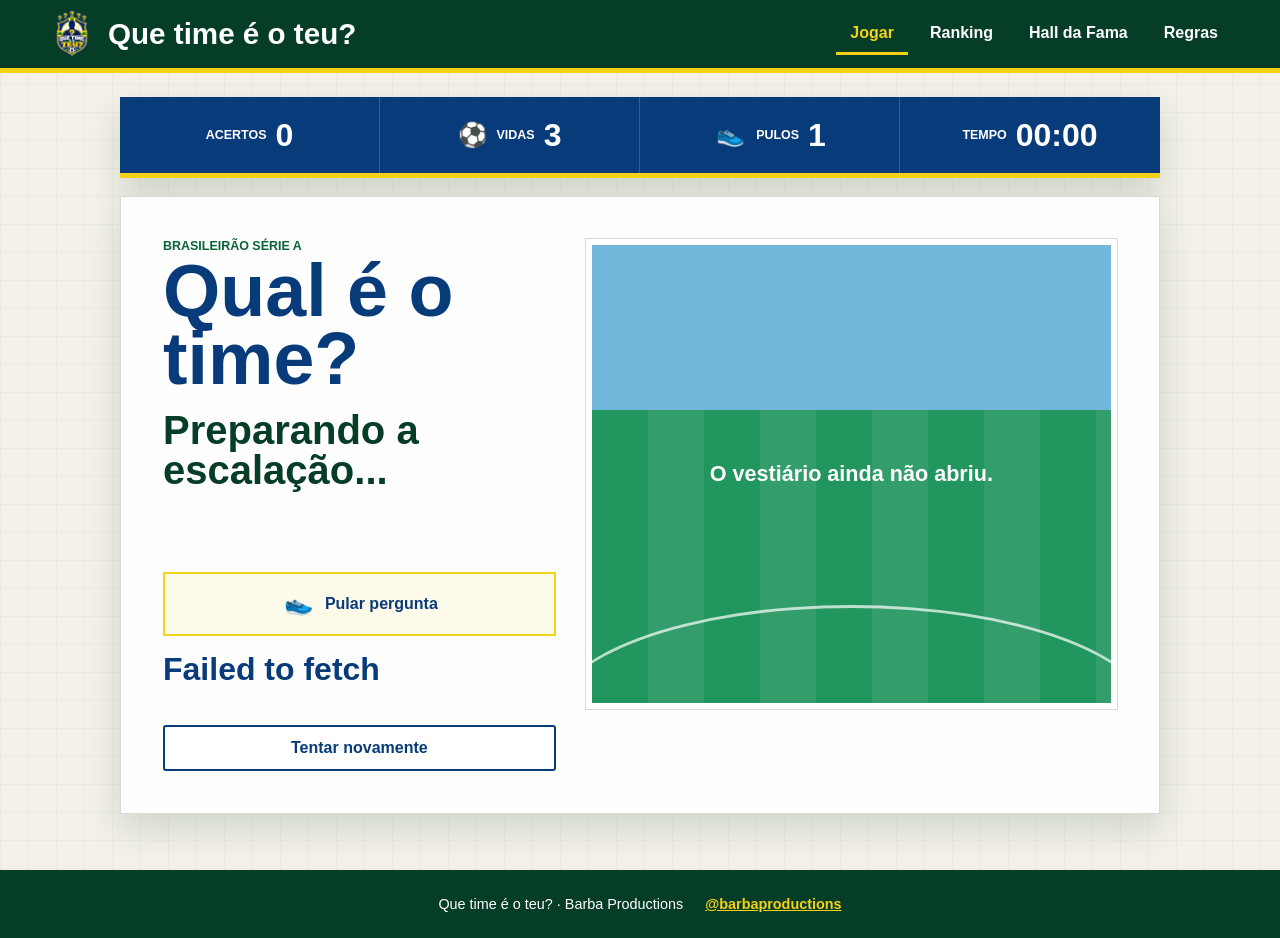
<file: web/index.html>
<!doctype html>
<html lang="pt-BR">
<head>
  <meta charset="utf-8">
  <meta name="viewport" content="width=device-width, initial-scale=1">
  <meta name="theme-color" content="#0b6338">
  <meta name="description" content="Descubra o time dos jogadores do Brasileirão Série A usando foto, nome, camisa e posição. Você tem três vidas e um pulo.">
  <meta http-equiv="Content-Security-Policy" content="default-src 'self'; img-src 'self' https://southamerica-east1-quemeojogado.cloudfunctions.net http://127.0.0.1:5001 data:; connect-src 'self' https://southamerica-east1-quemeojogado.cloudfunctions.net http://127.0.0.1:5001; style-src 'self' https://fonts.googleapis.com; font-src https://fonts.gstatic.com; script-src 'self'; base-uri 'self'; form-action 'self'">
  <title>Que time é o teu? | Quiz de jogadores do Brasileirão</title>
  <link rel="canonical" href="https://quetimeteu.barbaproductions.com/">
  <link rel="icon" href="favicon.ico" sizes="any">
  <link rel="icon" type="image/png" sizes="32x32" href="favicon-32x32.png">
  <link rel="icon" type="image/png" sizes="16x16" href="favicon-16x16.png">
  <link rel="apple-touch-icon" sizes="180x180" href="apple-touch-icon.png">
  <link rel="manifest" href="manifest.webmanifest">
  <link rel="preconnect" href="https://fonts.googleapis.com">
  <link rel="preconnect" href="https://fonts.gstatic.com" crossorigin>
  <link href="https://fonts.googleapis.com/css2?family=Barlow+Condensed:wght@600;700;800&family=Source+Sans+3:wght@400;600;700&display=swap" rel="stylesheet">
  <link rel="stylesheet" href="css/style.css">
</head>
<body>
  <header class="topbar">
    <a class="brand" href="index.html" aria-label="Que time é o teu? - Jogar">
      <img src="assets/QTT_logo.png" alt="Que time é o teu?">
      <span>Que time é o teu?</span>
    </a>
    <button class="menu-button" id="menu-button" type="button" aria-label="Abrir menu" aria-expanded="false">☰</button>
    <nav id="site-nav" aria-label="Navegação principal">
      <a class="active" href="index.html">Jogar</a>
      <a href="ranking.html">Ranking</a>
      <a href="hall-of-fame.html">Hall da Fama</a>
      <a href="regras.html">Regras</a>
    </nav>
  </header>

  <main class="game-shell">
    <section class="score-strip" aria-label="Placar da partida">
      <div><span class="score-label">Acertos</span><strong id="score">0</strong></div>
      <div class="resource-counter"><span class="resource-icon" aria-hidden="true">⚽</span><span class="score-label">Vidas</span><strong id="lives">3</strong></div>
      <div class="resource-counter"><span class="boot-icon" aria-hidden="true">👟</span><span class="score-label">Pulos</span><strong id="skips">1</strong></div>
      <div><span class="score-label">Tempo</span><strong id="timer">00:00</strong></div>
    </section>

    <section class="game-panel" aria-live="polite">
      <div class="question-block">
        <p class="eyebrow">Brasileirão Série A</p>
        <h1>Qual é o time?</h1>
        <p class="player-name-clue" id="player-name-clue">Preparando a escalação...</p>
        <p class="clue" id="clue"></p>
      </div>

      <div class="player-stage">
        <div class="pitch-lines" aria-hidden="true"></div>
        <img id="player-image" alt="Foto do jogador" hidden>
        <div class="loading-player" id="loading-player" role="status">Entrando em campo...</div>
      </div>

      <div class="options" id="options" aria-label="Alternativas"></div>
      <button class="skip-button" id="skip-button" type="button"><span class="boot-icon" aria-hidden="true">👟</span>Pular pergunta</button>
      <p class="status-message" id="status-message" role="status"></p>
      <button class="button button-secondary" id="retry-button" type="button" hidden>Tentar novamente</button>
    </section>

    <section class="game-over" id="game-over" hidden>
      <p class="eyebrow">Fim de jogo</p>
      <h2>Sua sequência: <span id="final-score">0</span></h2>
      <p>Tempo total: <strong id="final-time">00:00</strong></p>
      <form id="score-form">
        <label for="player-name">Seu nome no Ranking dos "especialistas"</label>
        <div class="submit-row">
          <input id="player-name" name="name" maxlength="24" autocomplete="nickname" placeholder="Seu nome" required>
          <button class="button button-primary" type="submit">Enviar resultado</button>
        </div>
      </form>
      <p class="form-status" id="submit-status" role="status"></p>
      <div class="end-actions">
        <button class="button button-secondary" id="share-button" type="button">Compartilhar</button>
        <button class="button button-primary" id="new-game-button" type="button">Jogar de novo</button>
      </div>
    </section>
  </main>

  <footer>
    <span>Que time é o teu? · Barba Productions</span>
    <a href="https://www.instagram.com/barba.productions/" target="_blank" rel="noopener noreferrer">@barbaproductions</a>
  </footer>

  <script type="module" src="js/game.js?v=10"></script>
</body>
</html>
</file>
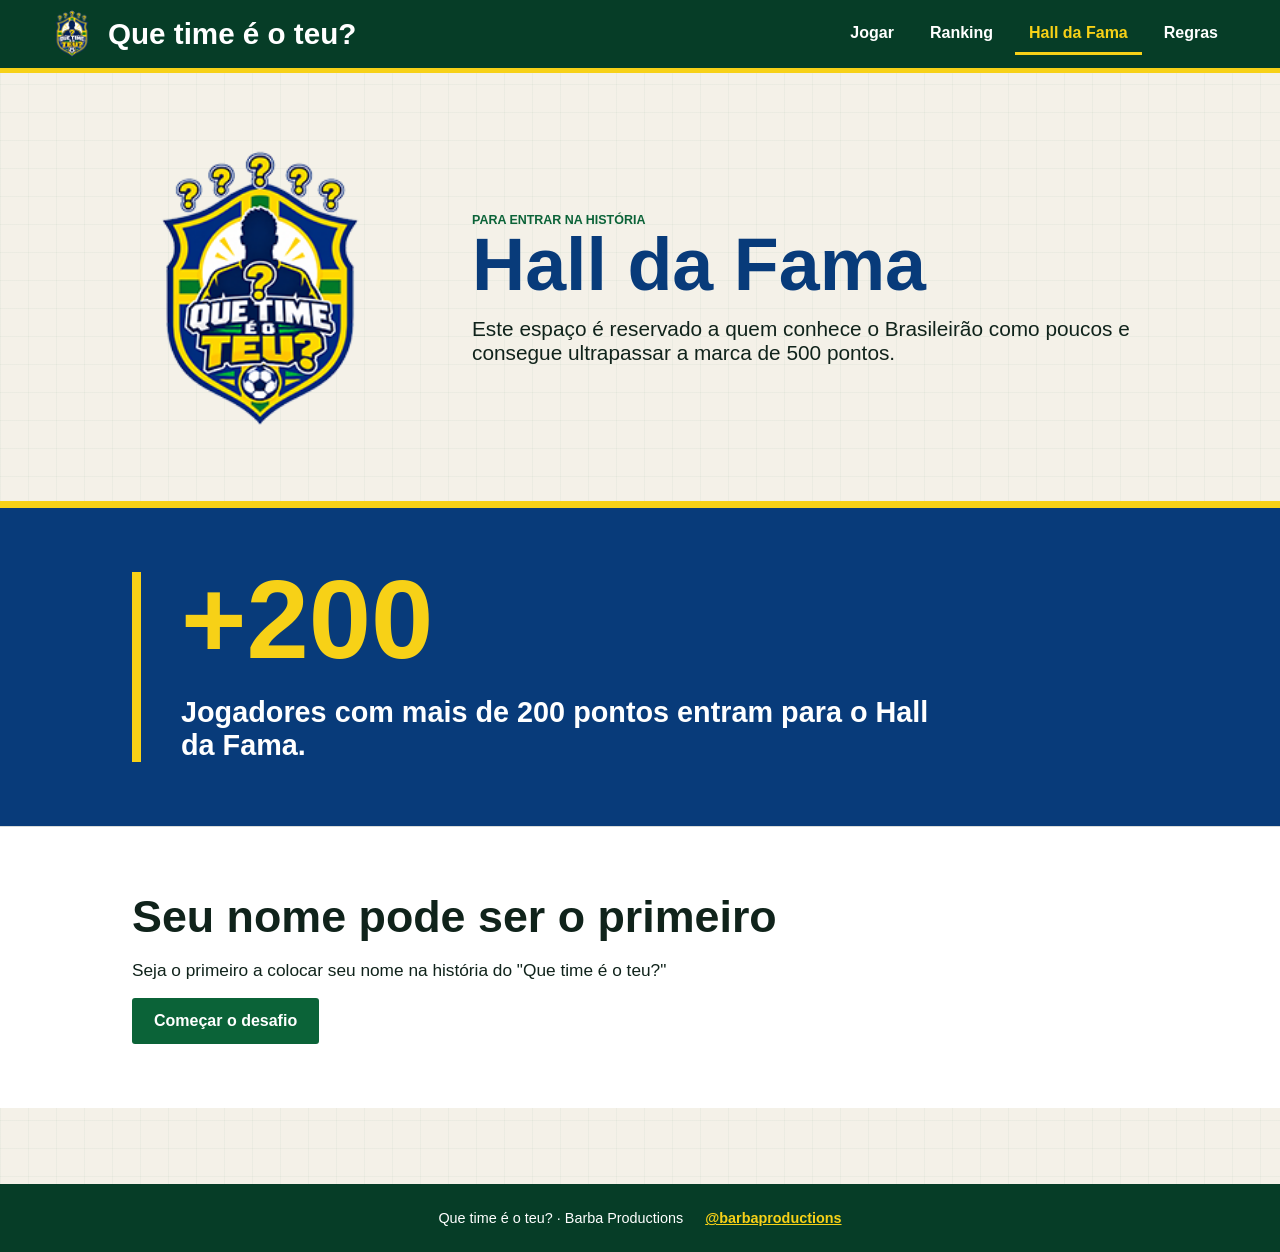
<file: web/hall-of-fame.html>
<!doctype html>
<html lang="pt-BR">
<head>
  <meta charset="utf-8">
  <meta name="viewport" content="width=device-width, initial-scale=1">
  <meta name="theme-color" content="#0b6338">
  <meta name="description" content="Conheça o Hall da Fama do Que time é o teu?, reservado aos especialistas que ultrapassam 500 pontos no quiz do Brasileirão.">
  <meta http-equiv="Content-Security-Policy" content="default-src 'self'; style-src 'self' https://fonts.googleapis.com; font-src https://fonts.gstatic.com; script-src 'self'; img-src 'self'; base-uri 'self'">
  <title>Hall da Fama | Que time é o teu?</title>
  <link rel="canonical" href="https://quetimeteu.barbaproductions.com/hall-of-fame.html">
  <link rel="icon" href="favicon.ico" sizes="any">
  <link rel="icon" type="image/png" sizes="32x32" href="favicon-32x32.png">
  <link rel="icon" type="image/png" sizes="16x16" href="favicon-16x16.png">
  <link rel="apple-touch-icon" sizes="180x180" href="apple-touch-icon.png">
  <link rel="manifest" href="manifest.webmanifest">
  <link rel="preconnect" href="https://fonts.googleapis.com">
  <link rel="preconnect" href="https://fonts.gstatic.com" crossorigin>
  <link href="https://fonts.googleapis.com/css2?family=Barlow+Condensed:wght@600;700;800&family=Source+Sans+3:wght@400;600;700&display=swap" rel="stylesheet">
  <link rel="stylesheet" href="css/style.css">
</head>
<body>
  <header class="topbar">
    <a class="brand" href="index.html"><img src="assets/QTT_logo.png" alt="Que time é o teu?"><span>Que time é o teu?</span></a>
    <button class="menu-button" id="menu-button" type="button" aria-label="Abrir menu" aria-expanded="false">☰</button>
    <nav id="site-nav" aria-label="Navegação principal">
      <a href="index.html">Jogar</a>
      <a href="ranking.html">Ranking</a>
      <a class="active" href="hall-of-fame.html">Hall da Fama</a>
      <a href="regras.html">Regras</a>
    </nav>
  </header>

  <main class="content-shell">
    <header class="page-hero">
      <img src="assets/QTT_logo.png" alt="Logo Que time é o teu?">
      <div>
        <p class="eyebrow">Para entrar na história</p>
        <h1>Hall da Fama</h1>
        <p class="lead">Este espaço é reservado a quem conhece o Brasileirão como poucos e consegue ultrapassar a marca de 500 pontos.</p>
      </div>
    </header>

    <section class="content-band alt">
      <div class="fame-callout">
        <strong>+200</strong>
        <p>Jogadores com mais de 200 pontos entram para o Hall da Fama.</p>
      </div>
    </section>

    <section class="content-band">
      <h2>Seu nome pode ser o primeiro</h2>
      <p>Seja o primeiro a colocar seu nome na história do "Que time é o teu?"</p>
      <a class="button button-primary" href="index.html">Começar o desafio</a>
    </section>
  </main>

  <footer><span>Que time é o teu? · Barba Productions</span><a href="https://www.instagram.com/barba.productions/" target="_blank" rel="noopener noreferrer">@barbaproductions</a></footer>
  <script type="module" src="js/site.js"></script>
</body>
</html>
</file>
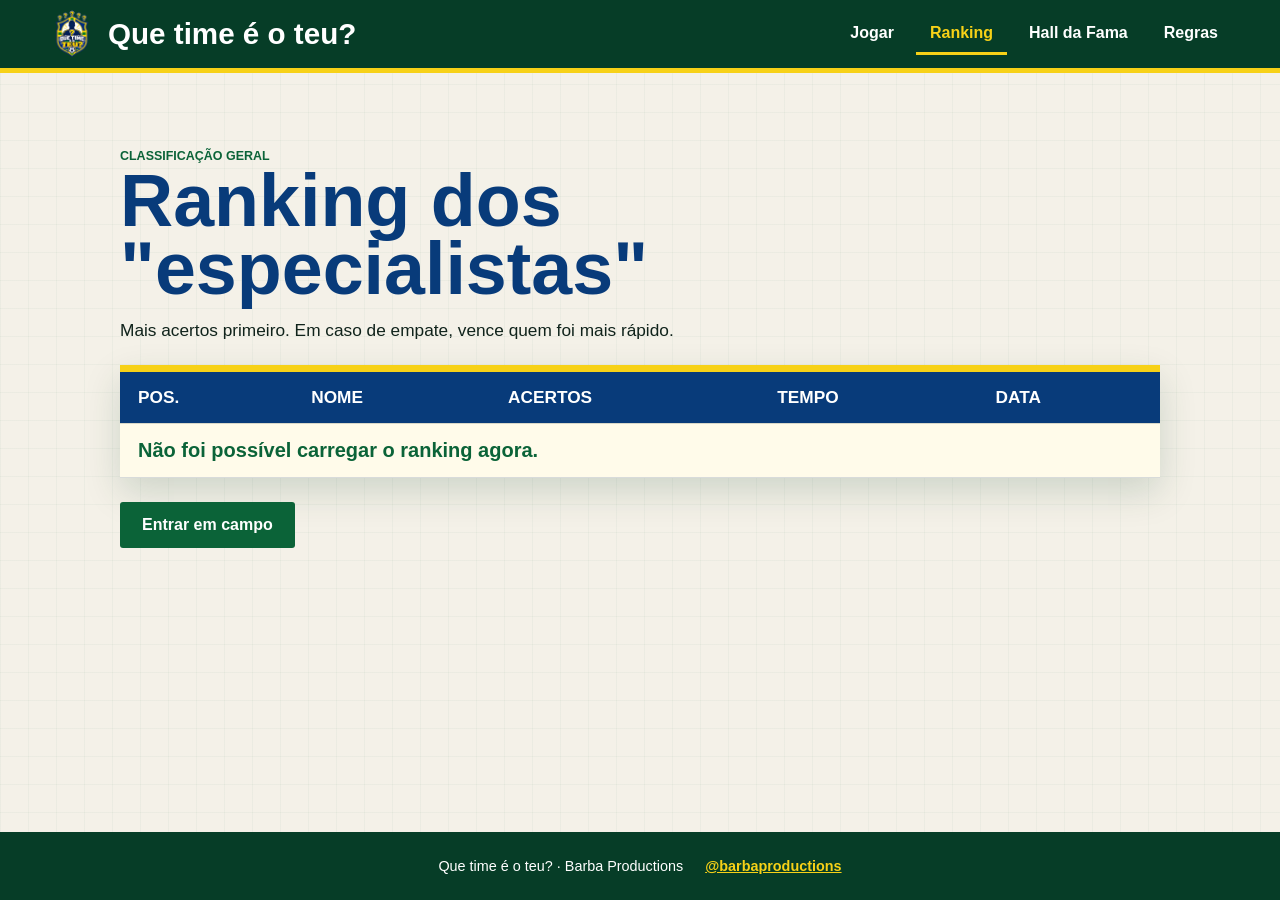
<file: web/ranking.html>
<!doctype html>
<html lang="pt-BR">
<head>
  <meta charset="utf-8">
  <meta name="viewport" content="width=device-width, initial-scale=1">
  <meta name="theme-color" content="#0b6338">
  <meta name="description" content="Confira o ranking dos melhores no quiz Que time é o teu? e dispute o menor tempo entre os especialistas do Brasileirão.">
  <meta http-equiv="Content-Security-Policy" content="default-src 'self'; connect-src 'self' https://southamerica-east1-quemeojogado.cloudfunctions.net http://127.0.0.1:5001; style-src 'self' https://fonts.googleapis.com; font-src https://fonts.gstatic.com; script-src 'self'; img-src 'self'; base-uri 'self'">
  <title>Ranking dos "especialistas" · Que time é o teu?</title>
  <link rel="canonical" href="https://quetimeteu.barbaproductions.com/ranking.html">
  <link rel="icon" href="favicon.ico" sizes="any">
  <link rel="icon" type="image/png" sizes="32x32" href="favicon-32x32.png">
  <link rel="icon" type="image/png" sizes="16x16" href="favicon-16x16.png">
  <link rel="apple-touch-icon" sizes="180x180" href="apple-touch-icon.png">
  <link rel="manifest" href="manifest.webmanifest">
  <link rel="preconnect" href="https://fonts.googleapis.com">
  <link rel="preconnect" href="https://fonts.gstatic.com" crossorigin>
  <link href="https://fonts.googleapis.com/css2?family=Barlow+Condensed:wght@600;700;800&family=Source+Sans+3:wght@400;600;700&display=swap" rel="stylesheet">
  <link rel="stylesheet" href="css/style.css">
</head>
<body>
  <header class="topbar">
    <a class="brand" href="index.html"><img src="assets/QTT_logo.png" alt="Que time é o teu?"><span>Que time é o teu?</span></a>
    <button class="menu-button" id="menu-button" type="button" aria-label="Abrir menu" aria-expanded="false">☰</button>
    <nav id="site-nav" aria-label="Navegação principal">
      <a href="index.html">Jogar</a>
      <a class="active" href="ranking.html">Ranking</a>
      <a href="hall-of-fame.html">Hall da Fama</a>
      <a href="regras.html">Regras</a>
    </nav>
  </header>

  <main class="ranking-shell">
    <div class="ranking-heading">
      <p class="eyebrow">Classificação geral</p>
      <h1>Ranking dos "especialistas"</h1>
      <p>Mais acertos primeiro. Em caso de empate, vence quem foi mais rápido.</p>
    </div>
    <section class="ranking-board" aria-live="polite">
      <table>
        <thead><tr><th>Pos.</th><th>Nome</th><th>Acertos</th><th>Tempo</th><th>Data</th></tr></thead>
        <tbody id="ranking-body"><tr><td colspan="5">Carregando classificação...</td></tr></tbody>
      </table>
    </section>
    <a class="button button-primary" href="index.html">Entrar em campo</a>
  </main>

  <footer><span>Que time é o teu? · Barba Productions</span><a href="https://www.instagram.com/barba.productions/" target="_blank" rel="noopener noreferrer">@barbaproductions</a></footer>
  <script type="module" src="js/ranking.js"></script>
</body>
</html>
</file>
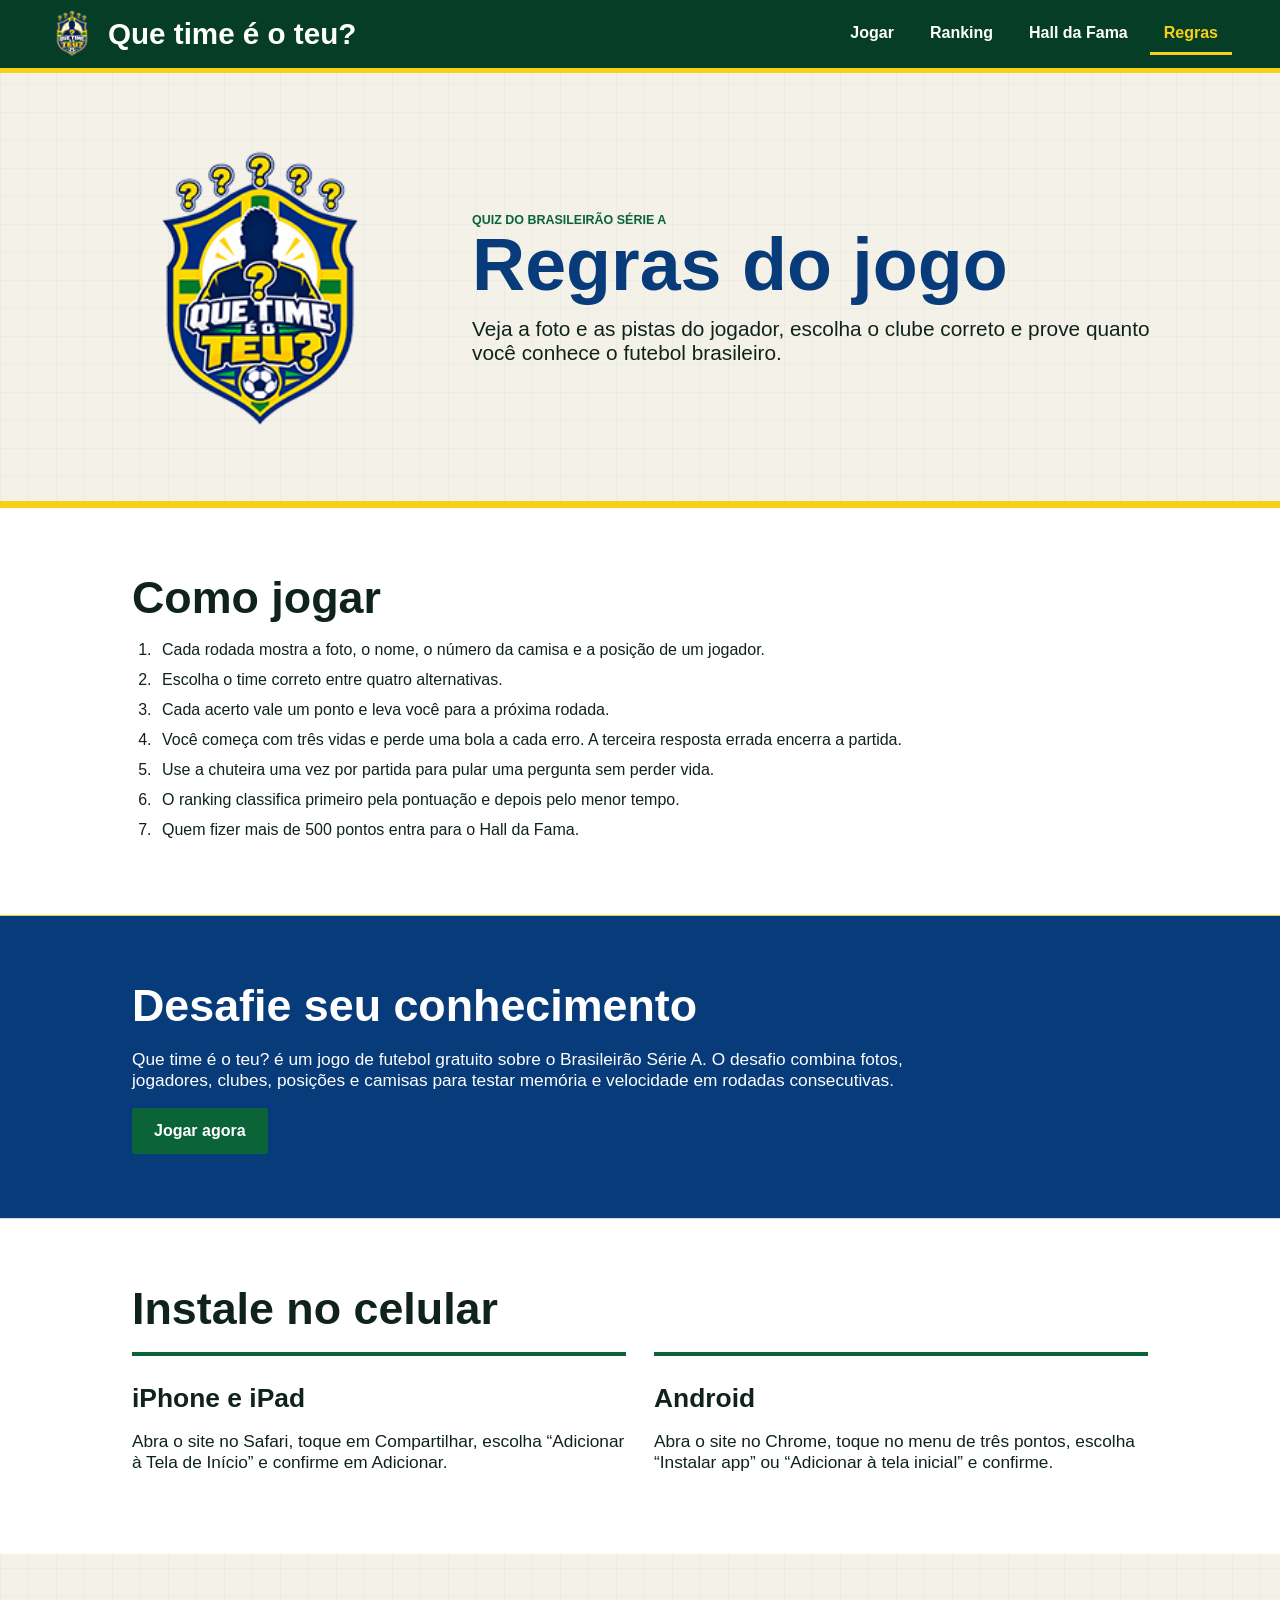
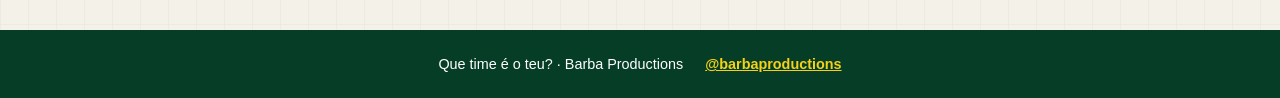
<file: web/regras.html>
<!doctype html>
<html lang="pt-BR">
<head>
  <meta charset="utf-8">
  <meta name="viewport" content="width=device-width, initial-scale=1">
  <meta name="theme-color" content="#0b6338">
  <meta name="description" content="Aprenda as regras do Que time é o teu?, quiz para descobrir os clubes dos jogadores do Brasileirão Série A, e instale o jogo no celular.">
  <meta name="keywords" content="quiz Brasileirão, jogo de futebol, adivinhar jogador, jogadores Brasileirão Série A, quiz futebol brasileiro">
  <meta property="og:type" content="website">
  <meta property="og:title" content="Regras | Que time é o teu?">
  <meta property="og:description" content="Descubra o time do jogador pela foto, nome, camisa e posição. Você tem três vidas e um pulo.">
  <meta property="og:url" content="https://quetimeteu.barbaproductions.com/regras.html">
  <meta property="og:image" content="https://quetimeteu.barbaproductions.com/android-chrome-512x512.png">
  <meta http-equiv="Content-Security-Policy" content="default-src 'self'; style-src 'self' https://fonts.googleapis.com; font-src https://fonts.gstatic.com; script-src 'self'; img-src 'self'; base-uri 'self'">
  <title>Regras do quiz do Brasileirão | Que time é o teu?</title>
  <link rel="canonical" href="https://quetimeteu.barbaproductions.com/regras.html">
  <link rel="icon" href="favicon.ico" sizes="any">
  <link rel="icon" type="image/png" sizes="32x32" href="favicon-32x32.png">
  <link rel="icon" type="image/png" sizes="16x16" href="favicon-16x16.png">
  <link rel="apple-touch-icon" sizes="180x180" href="apple-touch-icon.png">
  <link rel="manifest" href="manifest.webmanifest">
  <link rel="preconnect" href="https://fonts.googleapis.com">
  <link rel="preconnect" href="https://fonts.gstatic.com" crossorigin>
  <link href="https://fonts.googleapis.com/css2?family=Barlow+Condensed:wght@600;700;800&family=Source+Sans+3:wght@400;600;700&display=swap" rel="stylesheet">
  <link rel="stylesheet" href="css/style.css">
</head>
<body>
  <header class="topbar">
    <a class="brand" href="index.html"><img src="assets/QTT_logo.png" alt="Que time é o teu?"><span>Que time é o teu?</span></a>
    <button class="menu-button" id="menu-button" type="button" aria-label="Abrir menu" aria-expanded="false">☰</button>
    <nav id="site-nav" aria-label="Navegação principal">
      <a href="index.html">Jogar</a>
      <a href="ranking.html">Ranking</a>
      <a href="hall-of-fame.html">Hall da Fama</a>
      <a class="active" href="regras.html">Regras</a>
    </nav>
  </header>

  <main class="content-shell">
    <header class="page-hero">
      <img src="assets/QTT_logo.png" alt="Logo Que time é o teu?">
      <div>
        <p class="eyebrow">Quiz do Brasileirão Série A</p>
        <h1>Regras do jogo</h1>
        <p class="lead">Veja a foto e as pistas do jogador, escolha o clube correto e prove quanto você conhece o futebol brasileiro.</p>
      </div>
    </header>

    <section class="content-band">
      <h2>Como jogar</h2>
      <ol class="rules-list">
        <li>Cada rodada mostra a foto, o nome, o número da camisa e a posição de um jogador.</li>
        <li>Escolha o time correto entre quatro alternativas.</li>
        <li>Cada acerto vale um ponto e leva você para a próxima rodada.</li>
        <li>Você começa com três vidas e perde uma bola a cada erro. A terceira resposta errada encerra a partida.</li>
        <li>Use a chuteira uma vez por partida para pular uma pergunta sem perder vida.</li>
        <li>O ranking classifica primeiro pela pontuação e depois pelo menor tempo.</li>
        <li>Quem fizer mais de 500 pontos entra para o Hall da Fama.</li>
      </ol>
    </section>

    <section class="content-band alt">
      <h2>Desafie seu conhecimento</h2>
      <p>Que time é o teu? é um jogo de futebol gratuito sobre o Brasileirão Série A. O desafio combina fotos, jogadores, clubes, posições e camisas para testar memória e velocidade em rodadas consecutivas.</p>
      <a class="button button-primary" href="index.html">Jogar agora</a>
    </section>

    <section class="content-band">
      <h2>Instale no celular</h2>
      <div class="install-grid">
        <section>
          <h3>iPhone e iPad</h3>
          <p>Abra o site no Safari, toque em Compartilhar, escolha “Adicionar à Tela de Início” e confirme em Adicionar.</p>
        </section>
        <section>
          <h3>Android</h3>
          <p>Abra o site no Chrome, toque no menu de três pontos, escolha “Instalar app” ou “Adicionar à tela inicial” e confirme.</p>
        </section>
      </div>
    </section>
  </main>

  <footer><span>Que time é o teu? · Barba Productions</span><a href="https://www.instagram.com/barba.productions/" target="_blank" rel="noopener noreferrer">@barbaproductions</a></footer>
  <script type="module" src="js/site.js"></script>
</body>
</html>
</file>
<file: web/css/style.css>
@import url('https://fonts.googleapis.com/css2?family=Barlow+Condensed:wght@600;700;800&family=Source+Sans+3:wght@400;600;700&display=swap');

:root {
  --green: #0b6338;
  --green-dark: #063d27;
  --yellow: #f7d117;
  --blue: #083b7a;
  --red: #c93434;
  --ink: #10231b;
  --paper: #f4f1e8;
  --white: #fff;
  --line: rgba(16, 35, 27, 0.16);
  --shadow: 0 14px 35px rgba(6, 61, 39, 0.16);
}

* { box-sizing: border-box; }
[hidden] { display: none !important; }
html { min-width: 320px; }
body {
  margin: 0;
  min-height: 100vh;
  display: flex;
  flex-direction: column;
  color: var(--ink);
  background-color: var(--paper);
  background-image: linear-gradient(rgba(11,99,56,.035) 1px, transparent 1px), linear-gradient(90deg, rgba(11,99,56,.035) 1px, transparent 1px);
  background-size: 28px 28px;
  font-family: 'Source Sans 3', sans-serif;
}

button, input { font: inherit; }
a { color: inherit; }
.topbar {
  min-height: 72px;
  padding: 10px clamp(16px, 4vw, 48px);
  display: flex;
  align-items: center;
  justify-content: space-between;
  gap: 24px;
  color: var(--white);
  background: var(--green-dark);
  border-bottom: 5px solid var(--yellow);
}
.brand { display: flex; align-items: center; gap: 12px; text-decoration: none; }
.brand img { width: 48px; height: 48px; object-fit: contain; }
.brand span, h1, h2 { font-family: 'Barlow Condensed', sans-serif; letter-spacing: 0; }
.brand span { font-size: clamp(1.35rem, 3vw, 1.85rem); font-weight: 800; }
nav { display: flex; gap: 8px; }
nav a { padding: 10px 14px; font-weight: 700; text-decoration: none; border-bottom: 3px solid transparent; }
nav a:hover, nav a.active { color: var(--yellow); border-color: var(--yellow); }
.menu-button { display: none; border: 0; background: transparent; color: var(--white); font-size: 1.6rem; cursor: pointer; }

.game-shell, .ranking-shell, .content-shell { width: min(100% - 24px, 1040px); margin: 0 auto; flex: 1; }
.game-shell { padding: 24px 0 56px; }
.score-strip {
  display: grid;
  grid-template-columns: repeat(4, minmax(96px, 1fr));
  align-items: center;
  min-height: 76px;
  color: var(--white);
  background: var(--blue);
  border-bottom: 5px solid var(--yellow);
  box-shadow: var(--shadow);
}
.score-strip > div { min-height: 76px; display: flex; align-items: center; justify-content: center; gap: 9px; border-right: 1px solid rgba(255,255,255,.18); }
.score-strip > div:last-child { border-right: 0; }
.score-label { text-transform: uppercase; font-weight: 700; font-size: .78rem; }
.score-strip strong { font-family: 'Barlow Condensed', sans-serif; font-size: 2rem; }
.resource-icon { font-size: 1.5rem; line-height: 1; }
.boot-icon { display: inline-grid; place-items: center; width: 34px; height: 28px; font-size: 1.45rem; line-height: 1; filter: saturate(.9); }

.game-panel { margin-top: 18px; display: grid; grid-template-columns: minmax(250px, .85fr) minmax(320px, 1.15fr); grid-template-areas: 'question stage' 'options stage' 'skip stage' 'status stage'; gap: 16px 30px; padding: clamp(22px, 4vw, 42px); background: rgba(255,255,255,.94); border: 1px solid var(--line); box-shadow: var(--shadow); }
.question-block { grid-area: question; text-align: left; }
.eyebrow { margin: 0 0 4px; color: var(--green); font-size: .78rem; font-weight: 800; text-transform: uppercase; }
h1 { margin: 0; color: var(--blue); font-size: clamp(2.4rem, 7vw, 4.6rem); line-height: .92; }
.clue { margin: 16px 0 0; font-weight: 700; font-size: 1.4rem; }
.player-name-clue { margin: 18px 0 0; color: var(--green-dark); font-family: 'Barlow Condensed', sans-serif; font-size: clamp(1.7rem, 4vw, 2.5rem); font-weight: 800; line-height: 1; }
.player-stage { grid-area: stage; position: relative; overflow: hidden; min-height: 470px; display: grid; place-items: end center; background: linear-gradient(180deg, #72b7dc 0 36%, #159055 36% 100%); border: 6px solid var(--white); outline: 1px solid var(--line); }
.player-stage::before { content: ''; position: absolute; width: 115%; height: 48%; bottom: -28%; border: 3px solid rgba(255,255,255,.7); border-radius: 50%; }
.pitch-lines { position: absolute; inset: 36% 0 0; background: repeating-linear-gradient(90deg, rgba(255,255,255,.05) 0 56px, rgba(255,255,255,.13) 56px 112px); }
.player-stage img { position: relative; z-index: 2; width: min(100%, 430px); height: 450px; object-fit: contain; object-position: bottom center; animation: player-in .35s ease both; filter: drop-shadow(0 12px 10px rgba(0,0,0,.24)); }
.loading-player { align-self: center; z-index: 2; display: grid; place-items: center; gap: 12px; color: var(--white); font-size: 1.35rem; font-weight: 800; text-align: center; }
.loading-player::before { content: '⚽'; font-size: 3rem; line-height: 1; filter: drop-shadow(0 6px 5px rgba(0,0,0,.22)); animation: loading-ball .85s ease-in-out infinite alternate; }
.loading-player:not(.error) { animation: loading-text 1.1s ease-in-out infinite alternate; }
.loading-player.error::before { display: none; }
.options { grid-area: options; display: grid; grid-template-columns: 1fr 1fr; gap: 10px; align-content: start; }
.option { min-width: 0; min-height: 58px; padding: 10px 14px; border: 2px solid var(--green); color: var(--green-dark); background: var(--white); font-weight: 700; cursor: pointer; transition: transform .15s ease, color .15s ease, background .15s ease; -webkit-tap-highlight-color: transparent; }
.option:focus-visible { outline: 3px solid var(--yellow); outline-offset: 2px; transform: translateY(-2px); }
.option:disabled { cursor: default; }
.option.correct { color: var(--white); background: var(--green); }
.option.wrong { color: var(--white); border-color: var(--red); background: var(--red); }
.status-message { grid-area: status; min-height: 2.5rem; margin: 0; color: var(--blue); font-family: 'Barlow Condensed', sans-serif; font-size: clamp(1.55rem, 3vw, 2rem); font-weight: 800; line-height: 1.12; }
.skip-button { grid-area: skip; min-height: 48px; display: inline-flex; align-items: center; justify-content: center; gap: 10px; padding: 8px 14px; color: var(--blue); background: #fffbea; border: 2px solid var(--yellow); font-weight: 800; cursor: pointer; }
.skip-button .boot-icon { transform: rotate(-8deg); }
.skip-button:disabled { opacity: .45; cursor: default; }

.button { min-height: 46px; display: inline-flex; align-items: center; justify-content: center; padding: 10px 20px; border: 2px solid transparent; border-radius: 3px; font-weight: 800; text-decoration: none; cursor: pointer; }
.button-primary { color: var(--white); background: var(--green); }
.button-secondary { color: var(--blue); background: var(--white); border-color: var(--blue); }
.game-over { margin: 18px auto 0; padding: clamp(24px, 5vw, 40px); background: var(--yellow); border-left: 9px solid var(--blue); box-shadow: var(--shadow); }
.game-over h2 { margin: 0; color: var(--blue); font-size: clamp(2rem, 5vw, 3.3rem); }
.game-over label { display: block; margin: 22px 0 6px; font-weight: 700; }
.submit-row { display: flex; gap: 10px; }
.submit-row input { min-width: 0; flex: 1; padding: 12px 14px; border: 2px solid var(--blue); border-radius: 3px; background: var(--white); }
.end-actions { display: flex; gap: 10px; margin-top: 18px; flex-wrap: wrap; }
.form-status { min-height: 24px; margin: 8px 0 0; }

.ranking-shell { padding: clamp(36px, 7vw, 76px) 0; }
.ranking-heading { margin-bottom: 24px; }
.ranking-heading h1 { max-width: 800px; }
.ranking-heading > p:last-child { font-size: 1.08rem; }
.ranking-board { overflow-x: auto; margin-bottom: 24px; background: var(--white); box-shadow: var(--shadow); border-top: 7px solid var(--yellow); }
table { width: 100%; border-collapse: collapse; min-width: 620px; }
th, td { padding: 15px 18px; text-align: left; border-bottom: 1px solid var(--line); }
th { color: var(--white); background: var(--blue); font-family: 'Barlow Condensed', sans-serif; font-size: 1.08rem; text-transform: uppercase; }
tbody tr:nth-child(-n+3) { background: #fffbea; }
tbody td:first-child { font-family: 'Barlow Condensed', sans-serif; font-size: 1.25rem; font-weight: 800; color: var(--green); }

.content-shell { padding: clamp(36px, 7vw, 76px) 0; }
.page-hero { display: grid; grid-template-columns: minmax(180px, 280px) minmax(0, 1fr); align-items: center; gap: clamp(28px, 6vw, 72px); margin-bottom: clamp(36px, 7vw, 72px); }
.page-hero > img { width: 100%; max-height: 280px; object-fit: contain; }
.page-hero h1 { max-width: 720px; }
.page-hero .lead { max-width: 680px; margin: 18px 0 0; font-size: clamp(1.08rem, 2vw, 1.3rem); }
.content-band { margin: 0 calc(50% - 50vw); padding: clamp(34px, 6vw, 64px) max(12px, calc((100vw - 1016px) / 2)); background: var(--white); border-top: 7px solid var(--yellow); }
.content-band + .content-band { border-top: 1px solid var(--line); }
.content-band.alt { color: var(--white); background: var(--blue); border-color: var(--yellow); }
.content-band h2 { margin: 0 0 18px; color: inherit; font-size: clamp(1.8rem, 4vw, 2.8rem); }
.content-band p { max-width: 780px; font-size: 1.08rem; }
.rules-list { max-width: 820px; margin: 0; padding-left: 24px; }
.rules-list li { margin: 12px 0; padding-left: 6px; }
.install-grid { display: grid; grid-template-columns: repeat(2, minmax(0, 1fr)); gap: 28px; }
.install-grid section { border-top: 4px solid var(--green); }
.install-grid h3 { margin-bottom: 8px; font-family: 'Barlow Condensed', sans-serif; font-size: 1.65rem; }
.fame-callout { max-width: 800px; padding-left: clamp(20px, 4vw, 40px); border-left: 9px solid var(--yellow); }
.fame-callout strong { display: block; color: var(--yellow); font-family: 'Barlow Condensed', sans-serif; font-size: clamp(3rem, 10vw, 7rem); line-height: .85; }
.fame-callout p { margin-bottom: 0; font-size: clamp(1.25rem, 3vw, 1.8rem); font-weight: 700; }

footer { min-height: 68px; padding: 18px clamp(16px, 4vw, 48px); display: flex; align-items: center; justify-content: center; gap: 10px 22px; flex-wrap: wrap; color: var(--white); background: var(--green-dark); font-size: .9rem; }
footer a { color: var(--yellow); font-weight: 700; }
@keyframes player-in { from { opacity: 0; transform: translateY(18px); } to { opacity: 1; transform: translateY(0); } }
@keyframes loading-ball { from { transform: translateY(0) rotate(-12deg); } to { transform: translateY(-18px) rotate(12deg); } }
@keyframes loading-text { from { opacity: .62; } to { opacity: 1; } }

@media (hover: hover) and (pointer: fine) {
  .option:hover:not(:disabled) { transform: translateY(-2px); }
}

@media (max-width: 760px) {
  .topbar { min-height: 64px; }
  .brand img { width: 40px; height: 40px; }
  .menu-button { display: block; margin-left: auto; }
  nav { display: none; position: absolute; z-index: 20; top: 64px; left: 0; right: 0; padding: 12px 18px 18px; background: var(--green-dark); flex-direction: column; }
  nav.open { display: flex; }
  .score-strip { grid-template-columns: repeat(2, 1fr); }
  .score-strip > div { min-height: 56px; }
  .score-strip > div:nth-child(2) { border-right: 0; }
  .score-strip > div:nth-child(-n+2) { border-bottom: 1px solid rgba(255,255,255,.18); }
  .game-panel { grid-template-columns: 1fr; grid-template-areas: 'question' 'stage' 'options' 'skip' 'status'; gap: 12px; padding: 14px; }
  .player-stage { min-height: 240px; }
  .player-stage img { height: 230px; }
  .options { grid-template-columns: repeat(2, minmax(0, 1fr)); }
  .option { min-height: 56px; padding: 7px 8px; line-height: 1.15; }
  .submit-row { flex-direction: column; }
  .page-hero { grid-template-columns: 1fr; text-align: center; }
  .page-hero > img { width: min(52vw, 190px); margin: 0 auto; }
  .page-hero .lead { margin-left: auto; margin-right: auto; }
  .install-grid { grid-template-columns: 1fr; }
}

@media (prefers-reduced-motion: reduce) {
  *, *::before, *::after { animation-duration: .01ms !important; transition-duration: .01ms !important; }
}
</file>
